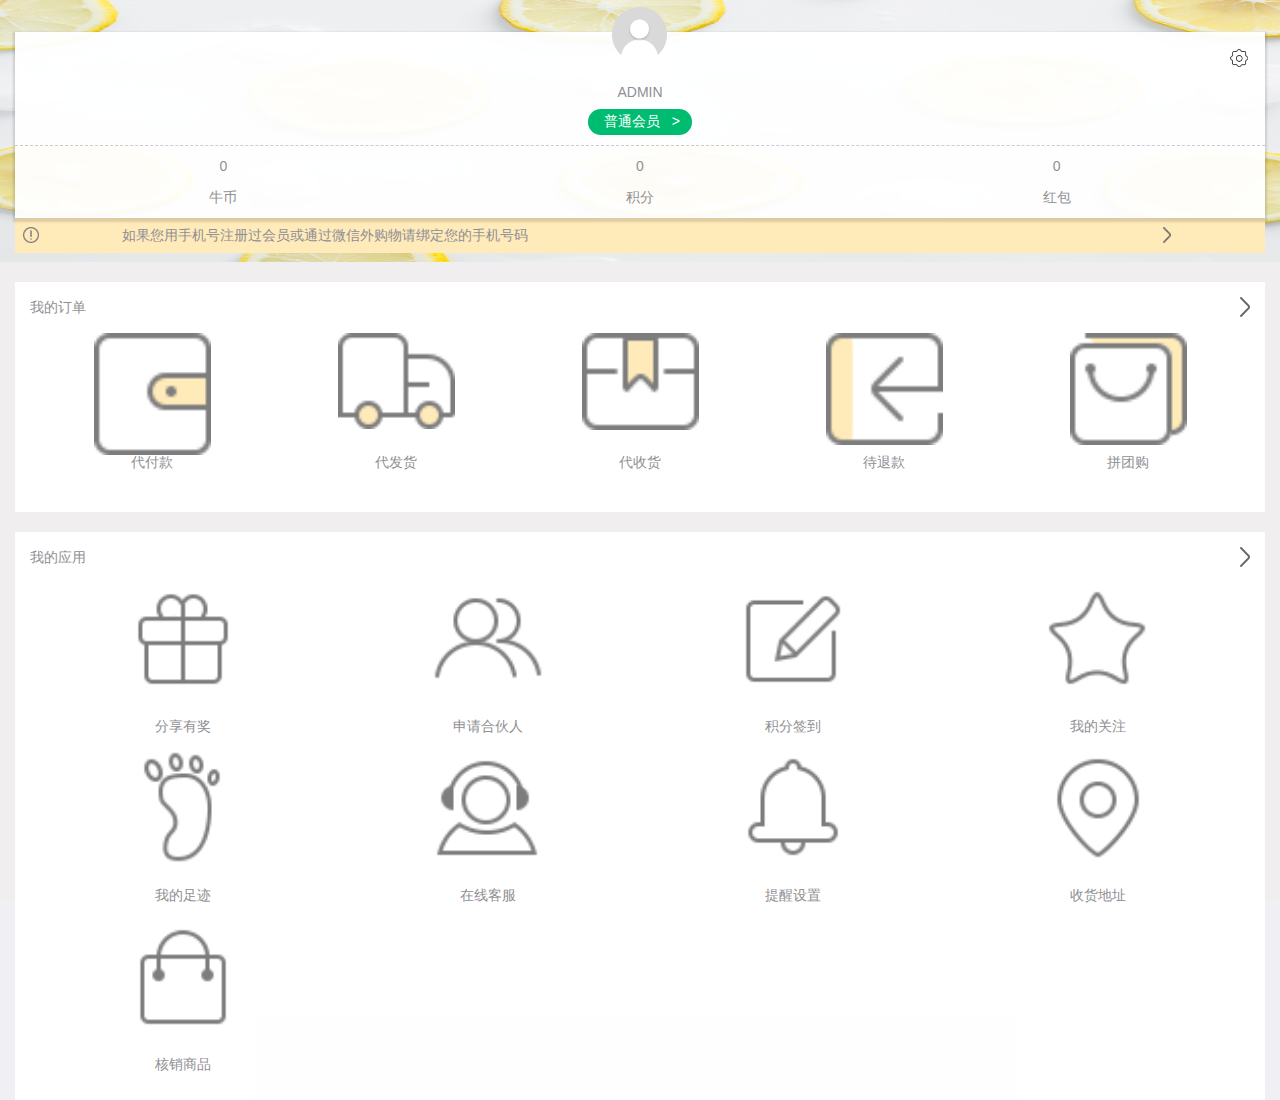
<file: index.html>
<!DOCTYPE html>
<html>

	<head>
		<meta charset="utf-8">
		<meta name="viewport" content="width=device-width,initial-scale=1,minimum-scale=1,maximum-scale=1,user-scalable=no" />
		<title></title>
		<script src="js/mui.min.js"></script>
		<link href="css/mui.min.css" rel="stylesheet" />
		<link rel="stylesheet" href="css/index.css" />
		<!--<script type="text/javascript" src="js/location.js" ></script>-->
		<script type="text/javascript" charset="utf-8">
			mui.init();
		</script>
	</head>

	<body>
		<div class="max">
			<div class="main">
				<div class="userinfo">
					<div class="box-shaow">
						<div class="usercontent0">
							<img src="assets/icon_Avatar.png" class="userimg" />
							<img src="assets/iconSet/icon_set.png" class="userSet" />
						</div>
						<div class="usercontent1">
							<p class="username">ADMIN</p>
							<p class="userbtn">普通会员 &nbsp; ></p>
						</div>
						<div class="usercontent2 mui-row">
							<div class="mui-col-sm-4 mui-col-xs-4">
								<p>0</p>
								<p>牛币</p>
							</div>
							<div class="mui-col-sm-4 mui-col-xs-4">
								<p>0</p>
								<p>积分</p>
							</div>
							<div class="mui-col-sm-4 mui-col-xs-4">
								<p>0</p>
								<p>红包</p>
							</div>
						</div>
					</div>
					<div class="hint">
						<div class="position">
							<img src="assets/icon_system-hint.png" class="icon" />
						</div>
						<div class="magin">
							<p>
								如果您用手机号注册过会员或通过微信外购物请绑定您的手机号码
							</p>
						</div>
						<div class="position">
							<img src="assets/icon_arrow.png" class="icon"/ >
						</div>
					</div>
				</div>

			</div>

			<div class="my-form">
				<div class="form-title">
					<p class="formName">我的订单</p>
					<img src="assets/icon_arrow.png" class="form-img"/>
				</div>
				<div class="form-card">
					<div>
						<p class="form-set"><img src="assets/iconSet/icon_pre-payment.png" /></p>
						<p>代付款</p>
					</div>
					<div>
						<p class="form-set"><img src="assets/iconSet/icon_to-be-delivered.png" /></p>
						<p>代发货</p>
					</div>
					<div>
						<p class="form-set"><img src="assets/iconSet/icon_To-be-received.png" /></p>
						<p>代收货</p>
					</div>
					<div>
						<p class="form-set"><img src="assets/iconSet/icon_Returns.png" /></p>
						<p>待退款</p>
					</div>
					<div>
						<p class="form-set"><img src="assets/iconSet/icon_Fight-to-buy.png" /></p>
						<p>拼团购</p>
					</div>
				</div>
			</div>
			<div class="my-app">
				<div class="app-title">
					<p class="appName">我的应用</p>
					<img src="assets/icon_arrow.png" class="app-img" />
				</div>
				<div class="mui-row appImgContent">
					<div  class="mui-col-sm-3 mui-col-xs-3">
						<p><img src="assets/iconAPP/icon_Share-prizes.png" /></p>
						<p>分享有奖</p>
					</div>
					<div  class="mui-col-sm-3 mui-col-xs-3">
						<p><img src="assets/iconAPP/icon_Partner.png" /></p>
						<p>申请合伙人</p>
					</div>
					<div  class="mui-col-sm-3 mui-col-xs-3">
						<p><img src="assets/iconAPP/icon_Points-sign-up.png" /></p>
						<p>积分签到</p>
					</div>
					<div  class="mui-col-sm-3 mui-col-xs-3">
						<p><img src="assets/iconAPP/icon_my-focus.png" /></p>
						<p>我的关注</p>
					</div>
					<div  class="mui-col-sm-3 mui-col-xs-3">
						<p><img src="assets/iconAPP/icon_My-footprints.png" /></p>
						<p>我的足迹</p>
					</div>
					<div  class="mui-col-sm-3 mui-col-xs-3">
						<p><img src="assets/iconAPP/icon_online-service.png" /></p>
						<p>在线客服</p>
					</div>
					<div  class="mui-col-sm-3 mui-col-xs-3">
						<p><img src="assets/iconAPP/icon_hintSet.png" /></p>
						<p>提醒设置</p>
					</div>
					<div  class="mui-col-sm-3 mui-col-xs-3">
						<p><img src="assets/iconAPP/icon_Reminder-settings.png" /></p>
						<p>收货地址</p>
					</div>
					<div  class="mui-col-sm-3 mui-col-xs-3">
						<p><img src="assets/iconAPP/icon_Write-off-merchandise.png" /></p>
						<p>核销商品</p>
					</div>
				</div>
			</div>
		</div>
	</body>

</html>
</file>
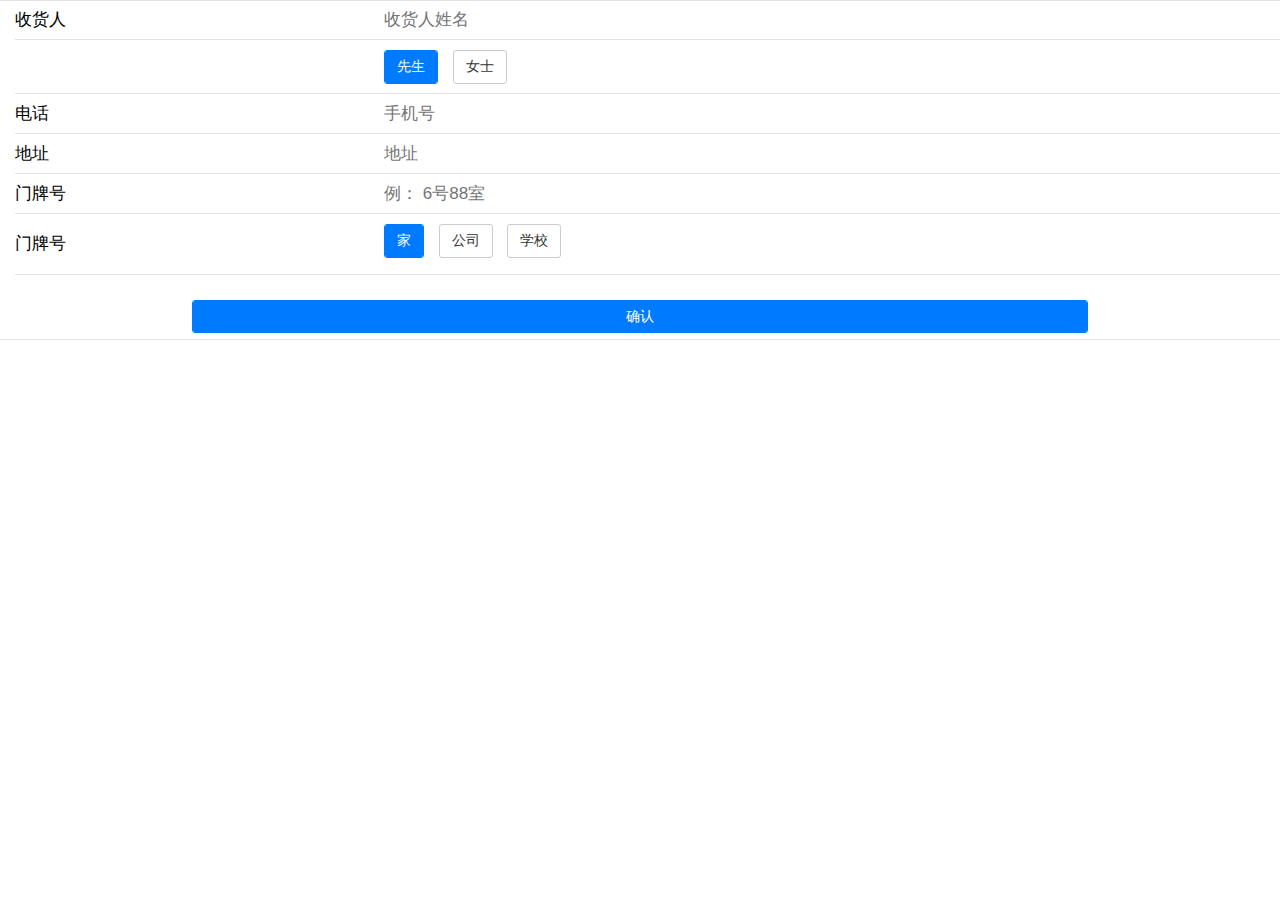
<file: location.html>
<!DOCTYPE html>
<html>

	<head>
		<meta charset="utf-8">
		<meta name="viewport" content="width=device-width,initial-scale=1,minimum-scale=1,maximum-scale=1,user-scalable=no" />
		<title></title>
		<script src="js/mui.min.js"></script>
		<link href="css/mui.min.css" rel="stylesheet" />
		<link rel="stylesheet" href="css/location.css" />
		<script src="http://libs.baidu.com/jquery/2.0.0/jquery.min.js"></script>
		<script type="text/javascript" charset="utf-8">
			mui.init();
		</script>
		<script type="text/javascript" src="js/location.js" ></script>
	</head>

	<body>
		<form class="mui-input-group form">
			<div class="mui-input-row">
				<label>收货人</label>
				<input type="text" class="mui-input-clear" placeholder="收货人姓名">
			</div>
			<div class="mui-input-row padding">
				<div class="position" id="btn1">
					<button type="button" class="btns mui-btn-primary">先生</button>
					<button type="button" class="btns">女士</button>
				</div>
			</div>
			<div class="mui-input-row">
				<label>电话</label>
				<input type="text" class="mui-input-clear" placeholder="手机号">
			</div>
			<div class="mui-input-row">
				<label>地址</label>
				<input type="text" class="mui-input-clear" placeholder="地址">
			</div>
			<div class="mui-input-row">
				<label>门牌号</label>
				<input type="text" class="mui-input-clear" placeholder="例： 6号88室">
			</div>
			<div class="mui-input-row padding">
				<label>门牌号</label>
				<div class="position" id="btn2">
					<button type="button" class="btns mui-btn-primary">家</button>
					<button type="button" class="btns">公司</button>
					<button type="button" class="btns">学校</button>
				</div>
			</div>
			</div>
			<div class="mui-button-row magin">
				<button type="button" class="mui-btn mui-btn-primary btn">确认</button>
			</div>
		</form>
	</body>

</html>
</file>
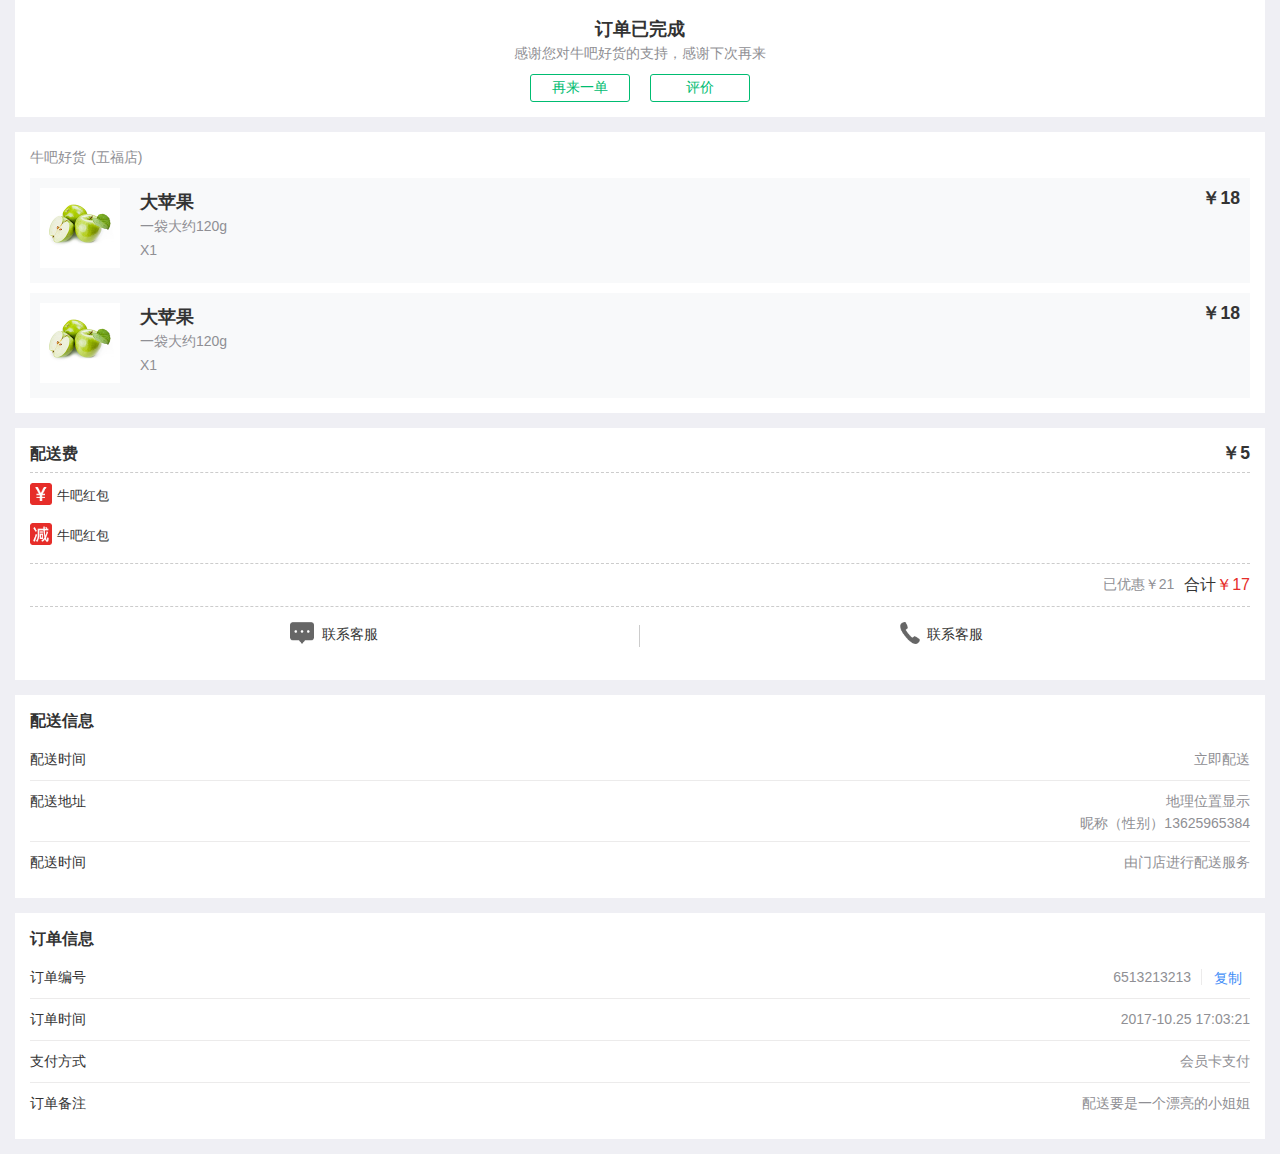
<file: orderDetails.html.html>
<!doctype html>
<html>

	<head>
		<meta charset="UTF-8">
		<title></title>
		<meta name="viewport" content="width=device-width,initial-scale=1,minimum-scale=1,maximum-scale=1,user-scalable=no" />
		<link href="css/mui.min.css" rel="stylesheet" />
		<link rel="stylesheet" href="css/orderDetails.css" />
	</head>

	<body>
		<div class="max">
			<div class="card">
				<h4 class="title">订单已完成</h4>
				<p class="titleText">
					感谢您对牛吧好货的支持，感谢下次再来
				</p>
				<div class="btns">
					<button type="button">再来一单</button>
					<button type="button" class="magin-left">评价</button>
				</div>
			</div>
			<div class="card1s card">
				<p class="titlt">牛吧好货<span class="store">(五福店)</span></p>
				<div class="card1">
					<div class="1img">
						<img src="img/apple.png">
					</div>
					<div class="content">
						<h4>大苹果</h4>
						<p>一袋大约120g</p>
						<p>X1</p>
						<p class="price">
							￥18
						</p>
					</div>
				</div>
				<div class="card1">
					<div class="1img">
						<img src="img/apple.png">
					</div>
					<div class="content">
						<h4>大苹果</h4>
						<p>一袋大约120g</p>
						<p>X1</p>
						<p class="price">
							￥18
						</p>
					</div>
				</div>
			</div>
			<div class="card2s card">
				<p class="title2">配送费</p>
				<p class="price2">
					￥5
				</p>
				<div class="dashed">
					<div class="content2">
						<img src="img/orderDetails/price.png">
						<p class="text">牛吧红包</p>
					</div>
					<div class="content2">
						<img src="img/orderDetails/minus.png">
						<p class="text">牛吧红包</p>
					</div>
				</div>
				<div class="dashed card2s-2">
					<p class="allCount"><span class="countText">合计</span><span class="allPrice2">￥17</span></p>
					<p><span>已优惠￥</span><span class="allPrice1">21</span></p>
				</div>
				<div class="card3s">

					<div class="card3-1">
						<div class="center">
							<img src="img/orderDetails/talk.png" />
							<p>联系客服</p>
							<p class="line"></p>
						</div>
					</div>
					<div class="card3-2">
						<div class="center">
							<img src="img/orderDetails/phone.png" />
							<p>联系客服</p>
						</div>
					</div>
				</div>
			</div>
			<div class="card4s card">
				<p class="title4">配送信息</p>
				<div class="card4-1">
					<p class="card-tiem">配送时间</p>
					<p class="4card">立即配送</p>
				</div>
				<div class="card4-2">
					<p class="location">配送地址</p>
					<div class="locationtext">
						<p class="locaShow">地理位置显示</p>
						<p class="username"><span>昵称（性别）</span><span class="tel">13625965384</span></p>
					</div>
				</div>
				<div class="card4-3">
					<p class="">配送时间</p>
					<p class="">由门店进行配送服务</p>
				</div>
			</div>
			<div class="card4s card">
				<p class="title4">订单信息</p>
				<div class="card4-1">
					<p class="card-tiem">订单编号</p>
					<p class="4card">
						<span class="orderIndex" id="copy">6513213213</span>
						<span class="copy"><button id="btn" data-clipboard-text="6513213213">复制</button></span>
					</p>
				</div>
				<div class="card4-2">
					<p class="location">订单时间</p>
					<p>2017-10.25 17:03:21</p>
				</div>
				<div class="card4-3 card5-3">
					<p class="">支付方式</p>
					<p class="">会员卡支付</p>
				</div>
				<div class="card4-4">
					<p class="">订单备注</p>
					<p class="">配送要是一个漂亮的小姐姐</p>
				</div>
			</div>
		</div>
		<script src="js/mui.min.js"></script>
		<script src="http://libs.baidu.com/jquery/2.0.0/jquery.min.js "></script>
		<script type="text/javascript" src="js/clipboard.min.js" ></script>
		<script type="text/javascript" src="js/orderDetails.js" ></script>
		<script type="text/javascript">
			mui.init();
		</script>
		

</html>
</file>
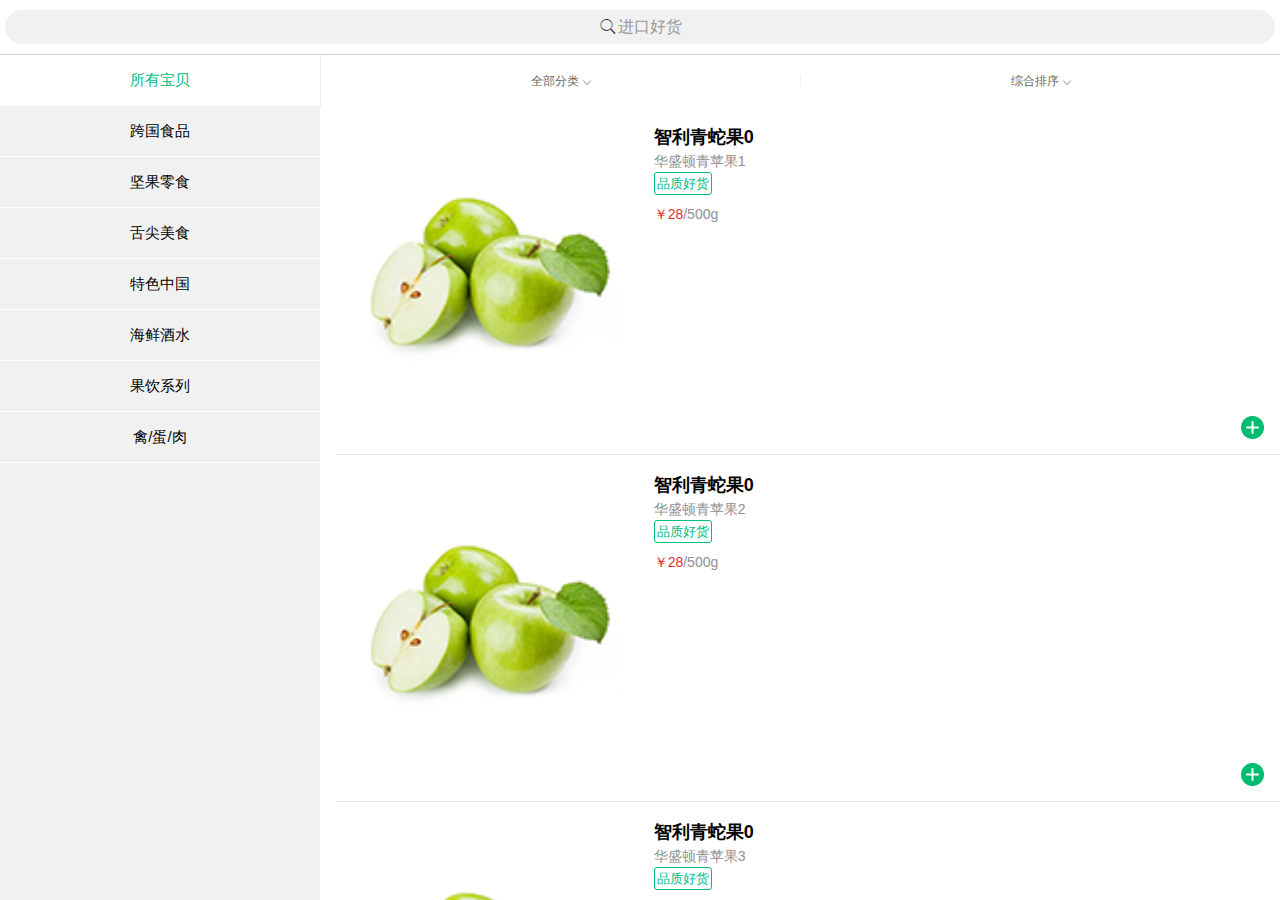
<file: select.html>
<!DOCTYPE html>
<html>

	<head>
		<meta charset="utf-8">
		<title>Hello MUI</title>
		<meta name="viewport" content="width=device-width, initial-scale=1,maximum-scale=1,user-scalable=no">
		<meta name="apple-mobile-web-app-capable" content="yes">
		<meta name="apple-mobile-web-app-status-bar-style" content="black">

		<!--标准mui.css-->
		<link rel="stylesheet" href="css/mui.min.css">
		<!--App自定义的css-->
		<link rel="stylesheet" type="text/css" href="css/app.css" />
		<style>
			.mui-row.mui-fullscreen>[class*="mui-col-"] {
				height: 100%;
			}
			
			.mui-col-xs-3,
			.mui-col-xs-9 {
				overflow-y: auto;
				height: 100%;
			}
			
			.mui-segmented-control .mui-control-item {
				line-height: 50px;
				width: 100%;
			}
			
			.mui-control-content {
				display: block;
			}
			
			.mui-segmented-control.mui-segmented-control-inverted .mui-control-item.mui-active {
				background-color: #fff;
			}
		</style>
		<link rel="stylesheet" href="css/select.css" />
	</head>

	<body>
		<!--<header class="mui-bar mui-bar-nav">
			<a class="mui-action-back mui-icon mui-icon-left-nav mui-pull-left"></a>
			<h1 class="mui-title"></h1>
		</header>-->
		<div class="select">
			<div class="mui-input-row mui-search">
				<input type="search" class="mui-input-clear" placeholder="进口好货">
			</div>

		</div>

		<div class="mui-content mui-row mui-fullscreen top">
			<div class="mui-col-xs-3 bac">
				<div id="segmentedControls" class="mui-segmented-control mui-segmented-control-inverted mui-segmented-control-vertical">
				</div>
			</div>
			
			<div id="segmentedControlContents" class="mui-col-xs-9" style="border-left: 1px solid white;">
				<div class="select-top">
					<div class="selectBtn">
						<p class="bor-rig" id="addSelect">全部分类<span class="icondef" id="addSelectIcon"></span></p>
					</div>
					<div class="selectBtn">
						<p id="addSelect1">综合排序<span class="icondef" id="addSelectIcon1"></span></p>
					</div>
					<div class="selctconter">
						<button type="button">鸡蛋</button>
						<button type="button">鸡蛋</button>
						<button type="button">鸡蛋</button>
						<button type="button">鸡蛋</button>
						<button type="button">鸡蛋</button>
						<button type="button">鸡蛋</button>
					</div>
				</div>
				<div id="segmentedControlContents1">
					
				</div>
			</div>

		</div>
		<script src="js/mui.min.js"></script>
		<script src="http://libs.baidu.com/jquery/2.0.0/jquery.min.js"></script>
		<script>
			mui.init({
				swipeBack: true //启用右滑关闭功能
			});
			var controls = document.getElementById("segmentedControls");
			var contents = document.getElementById("segmentedControlContents1");
			var lists = ["所有宝贝", "跨国食品", "坚果零食", "舌尖美食", "特色中国", "海鲜酒水", "果饮系列", "禽/蛋/肉"];
			var html = [];
			var i = 1,
				j = 1,
				m = 9, //左侧选项卡数量+1
				n = 21; //每个选项卡列表数量+1
			for(; i < m; i++) {
				html.push('<a class="mui-control-item" data-index="' + (i - 1) + '" href="#content' + i + '">' + lists[i - 1] + '</a>');
			}
			controls.innerHTML = html.join('');
			function pushDom(index){
				html = [];
				//第一层for 为整体dom渲染
//				for(i = 1; i < m; i++) {
					html.push('<div id="content' + index + '" class="mui-control-content"><ul class="mui-table-view">');
					for(j = 1; j < n; j++) {
						//					html.push('<li class="mui-table-view-cell">第' + i + '个选项卡子项-' + j + '</li>');
						html.push('<li class="mui-table-view-cell">' +
							'<div class="mui-row">' +
							'<div class="mui-col-sm-4 mui-col-xs-4"">' +
							'<img src="img/apple.png" class="imgsize"/>' +
							'</div>' +
							'<div class="mui-col-sm-8 mui-col-xs-8">' +
							'<div class="position">' +
							'<h4>智利青蛇果'+index+'</h4>' +
							'<p>华盛顿青苹果'+j+'</p>' +
							'<div class = "clearBoth"><p class="btn">品质好货</p></div>' +
							'<p><span class="colorRed">￥28</span><span>/500g</span></p>' +
							'</div>' +
							'</div>' +
							'<img src ="img/append.png" class = "float">'+
							'</div>' +
							'</li>');

					}
					html.push('</ul></div>');
//				}
				
				contents.innerHTML = html.join('');
			}
			pushDom(0)
			//默认选中第一个
			controls.querySelector('.mui-control-item').classList.add('mui-active');
			//			contents.querySelector('.mui-control-content').classList.add('mui-active');
			(function() {
				var controlsElem = document.getElementById("segmentedControls");
				var contentsElem = document.getElementById("segmentedControlContents");
				var controlListElem = controlsElem.querySelectorAll('.mui-control-item');
				var contentListElem = contentsElem.querySelectorAll('.mui-control-content');
				var controlWrapperElem = controlsElem.parentNode;
				var controlWrapperHeight = controlWrapperElem.offsetHeight;
				var controlMaxScroll = controlWrapperElem.scrollHeight - controlWrapperHeight; //左侧类别最大可滚动高度
				var maxScroll = contentsElem.scrollHeight - contentsElem.offsetHeight; //右侧内容最大可滚动高度
				var controlHeight = controlListElem[0].offsetHeight; //左侧类别每一项的高度
				var controlTops = []; //存储control的scrollTop值
				var contentTops = [0]; //存储content的scrollTop值
				var length = contentListElem.length;
				for(var i = 0; i < length; i++) {
					controlTops.push(controlListElem[i].offsetTop + controlHeight);
				}
				for(var i = 1; i < length; i++) {
					var offsetTop = contentListElem[i].offsetTop;
					if(offsetTop + 100 >= maxScroll) {
						var height = Math.max(offsetTop + 100 - maxScroll, 100);
						var totalHeight = 0;
						var heights = [];
						for(var j = i; j < length; j++) {
							var offsetHeight = contentListElem[j].offsetHeight;
							totalHeight += offsetHeight;
							heights.push(totalHeight);
						}
						for(var m = 0, len = heights.length; m < len; m++) {
							contentTops.push(parseInt(maxScroll - (height - heights[m] / totalHeight * height)));
						}
						break;
					} else {
						contentTops.push(parseInt(offsetTop));
					}
				}
				//左右侧滚动联动
//				contentsElem.addEventListener('scroll', function() {
//					var scrollTop = contentsElem.scrollTop;
//					for(var i = 0; i < length; i++) {
//						var offsetTop = contentTops[i];
//						var offset = Math.abs(offsetTop - scrollTop);
//						//						console.log("i:"+i+",scrollTop:"+scrollTop+",offsetTop:"+offsetTop+",offset:"+offset);
//						if(scrollTop < offsetTop) {
//							if(scrollTop >= maxScroll) {
//								onScroll(length - 1);
//							} else {
//								onScroll(i - 1);
//							}
//							break;
//						} else if(offset < 20) {
//							onScroll(i);
//							break;
//						} else if(scrollTop >= maxScroll) {
//							onScroll(length - 1);
//							break;
//						}
//					}
//				});
				var lastIndex = 0;
				//监听content滚动
				var onScroll = function(index) {
					if(lastIndex !== index) {
						lastIndex = index;
						var lastActiveElem = controlsElem.querySelector('.mui-active');
						lastActiveElem && (lastActiveElem.classList.remove('mui-active'));
						var currentElem = controlsElem.querySelector('.mui-control-item:nth-child(' + (index + 1) + ')');
						currentElem.classList.add('mui-active');
						//简单处理左侧分类滚动，要么滚动到底，要么滚动到顶
						var controlScrollTop = controlWrapperElem.scrollTop;
						if(controlScrollTop + controlWrapperHeight < controlTops[index]) {
							controlWrapperElem.scrollTop = controlMaxScroll;
						} else if(controlScrollTop > controlTops[index] - controlHeight) {
							controlWrapperElem.scrollTop = 0;
						}
					}
				};
				//滚动到指定content
				var scrollTo = function(index) {
					contentsElem.scrollTop = contentTops[index];
				};
				var activeIndex = 0;
				mui(controlsElem).on('tap', '.mui-control-item', function(e) {
					var index = this.getAttribute('data-index')
					scrollTo(index);
					
					pushDom(index);
					$(".mui-control-item").eq(activeIndex).removeClass("mui-active");
					$(".mui-control-item").eq(index).addClass("mui-active");
					
					activeIndex = this.getAttribute('data-index');
					
					return false;
				});
				
			})();
		</script>
		<script src="http://libs.baidu.com/jquery/2.0.0/jquery.min.js"></script>
		<script type="text/javascript" src="js/select.js" ></script>
	</body>

</html>
</file>
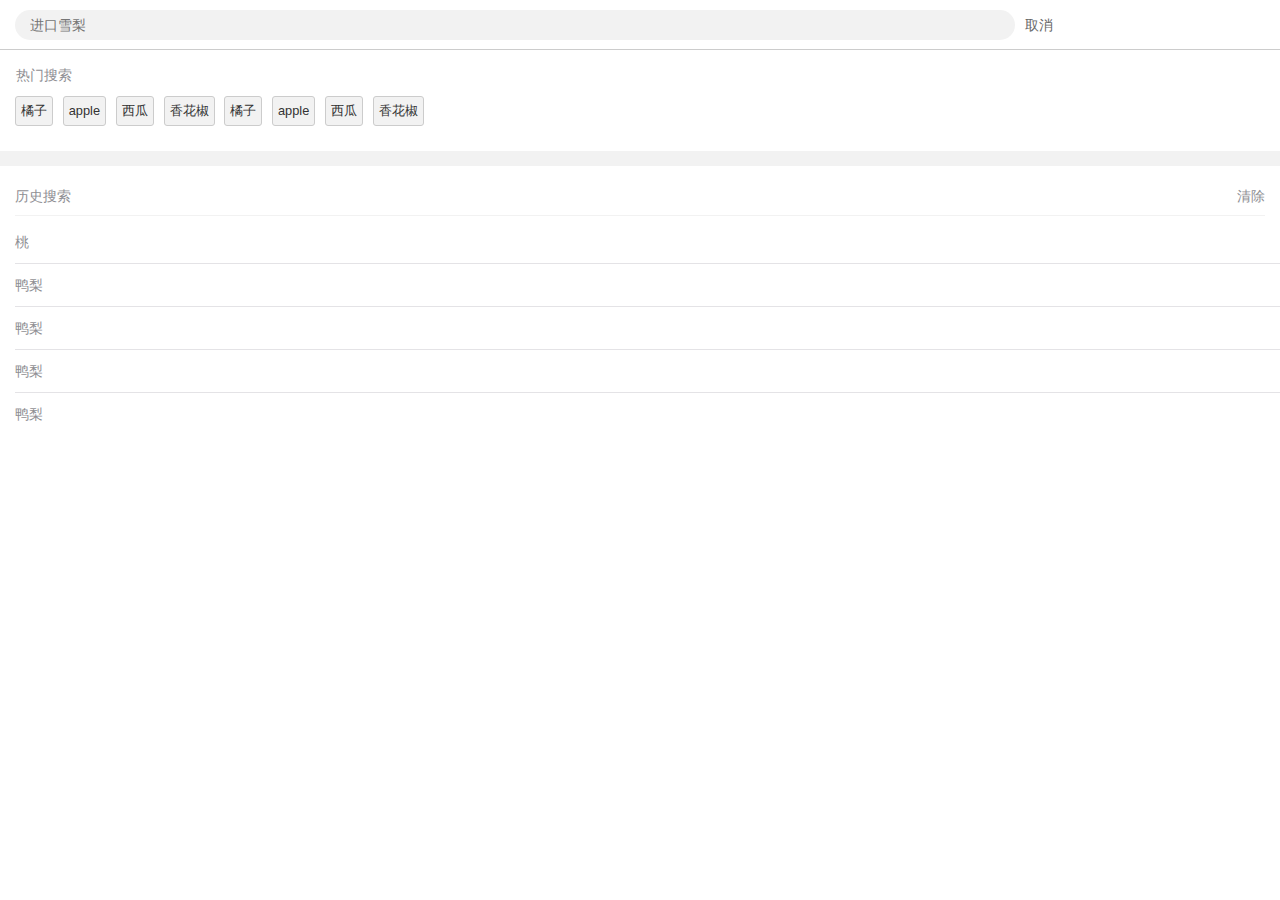
<file: selectIndex.html>
<!doctype html>
<html>

	<head>
		<meta charset="UTF-8">
		<title></title>
		<meta name="viewport" content="width=device-width,initial-scale=1,minimum-scale=1,maximum-scale=1,user-scalable=no" />
		<link href="css/mui.min.css" rel="stylesheet" />
		<link rel="stylesheet" href="css/selectIndex.css" />
	</head>

	<body>
		<div class="max">
			<div class="card1">
				<input type="text" placeholder="进口雪梨" />
				<span>取消</span>
			</div>
			<div class="card2">
				<p class="hotSelect">热门搜索</p>
				<div class="selectContainer">
					<button type="button">橘子</button>
					<button type="button">apple</button>
					<button type="button">西瓜</button>
					<button type="button">香花椒</button>
					<button type="button">橘子</button>
					<button type="button">apple</button>
					<button type="button">西瓜</button>
					<button type="button">香花椒</button>
				</div>
			</div>
			<div class="card3">
				<p class="historySel">历史搜索<span class="clear">清除</span></p>
				<div class="historyList">
					<p class="mui-table-view-cell">桃</p>
					<p class="mui-table-view-cell">鸭梨</p>
					<p class="mui-table-view-cell">鸭梨</p>
					<p class="mui-table-view-cell">鸭梨</p>
					<p class="mui-table-view-cell">鸭梨</p>
				</div>
				
			</div>
		</div>
		<script src="js/mui.min.js"></script>
		<script type="text/javascript">
			mui.init()
		</script>
	</body>

</html>
</file>
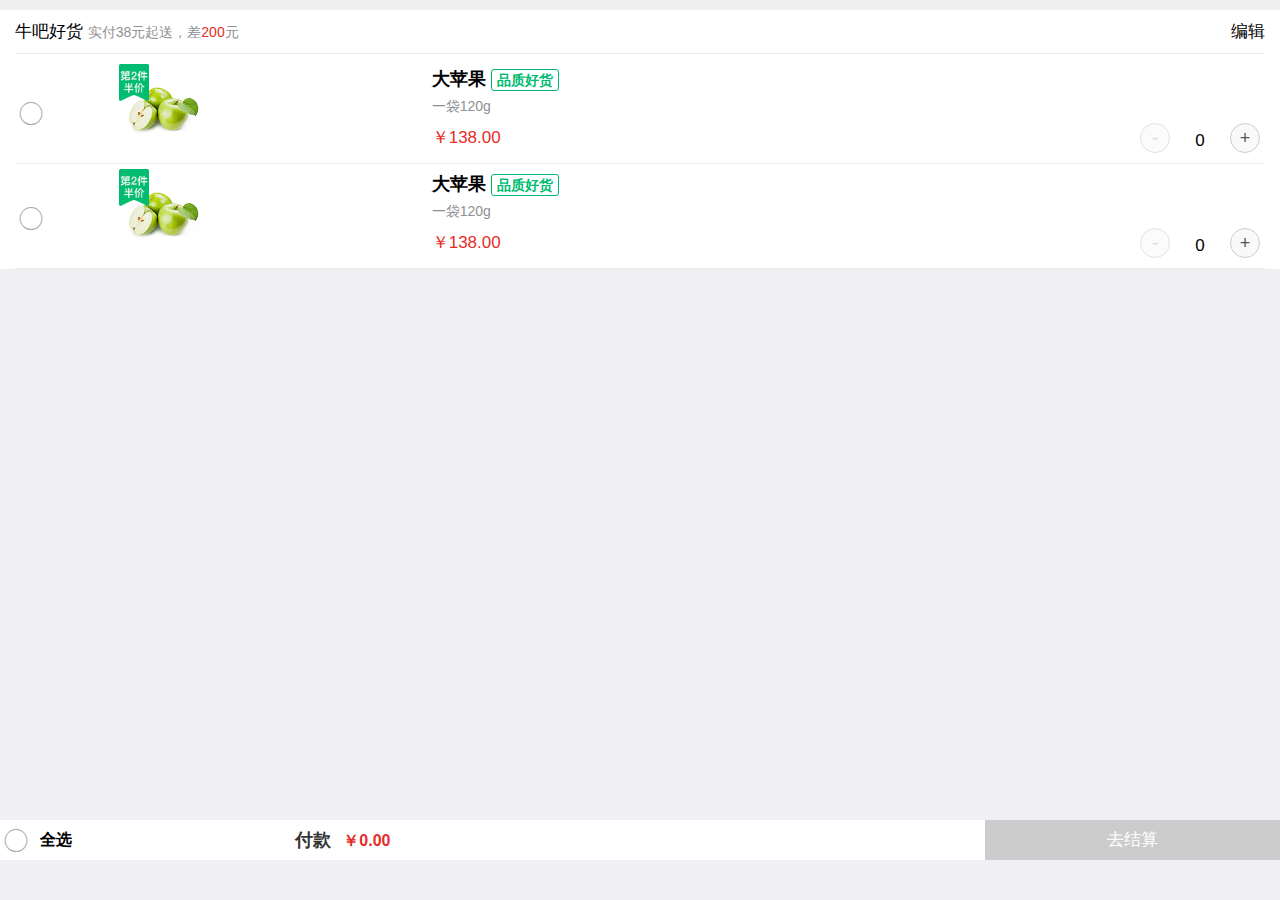
<file: shoppingCart.html>
<!doctype html>
<html>

	<head>
		<meta charset="UTF-8">
		<title></title>
		<meta name="viewport" content="width=device-width,initial-scale=1,minimum-scale=1,maximum-scale=1,user-scalable=no" />
		<link href="css/mui.min.css" rel="stylesheet" />
		<link href="css/shoppingCart.css" rel="stylesheet" />
	</head>

	<body>
		<div class="max">
			<div class="cardmain">
				<div class="title">
					<label class="title-name">牛吧好货</label>
					<!--<button type="button" class="mui-right">编辑</button>-->
					<!--<img src="" />-->
					<p class="float">实付38元起送，差<span class="minusPric" id="minusPric">200</span>元</p>
					<label class="mui-right" id="compile">编辑</label>
				</div>
				<div class="card">
					<div class="checked flex1">
						<div class="mui-input-row mui-checkbox">
							<input name="checkbox1" type="checkbox"  class="listCheckBox">
						</div>
					</div>
					<div class="card-img flex2">
						<div class="position">
							<img src="img/shoppping/halfFare.png" class="icon" />
							<img src="img/apple.png" class="mainIMg" />
						</div>
					</div>
					<div class="card-text flex3">
						<h4>大苹果<p class="btn-icon">品质好货</p></h4>
						<p>一袋120g</p>
						<span class="newpric">￥<label class="price">138.00</label></span>
						<div class="number">
							<div class="mui-numbox" data-numbox-step='1' data-numbox-min='0' data-numbox-max='10000'>
								<button class="mui-btn mui-numbox-btn-minus" type="button">-</button>
								<input class="mui-numbox-input" type="number" />
								<button class="mui-btn mui-numbox-btn-plus" type="button">+</button>
							</div>
						</div>
					</div>
				</div>
				<div class="card">
					<div class="checked flex1">
						<div class="mui-input-row mui-checkbox">
							<input name="checkbox1"  type="checkbox" class="listCheckBox">
						</div>
					</div>
					<div class="card-img flex2">
						<div class="position">
							<img src="img/shoppping/halfFare.png" class="icon" />
							<img src="img/apple.png" class="mainIMg" />
						</div>
					</div>
					<div class="card-text flex3">
						<h4>大苹果<p class="btn-icon">品质好货</p></h4>
						<p>一袋120g</p>
						<span class="newpric">￥<label class="price">138.00</label></span>
						<div class="number">
							<div class="mui-numbox" data-numbox-step='1' data-numbox-min='0' data-numbox-max='10000'>
								<button class="mui-btn mui-numbox-btn-minus" type="button">-</button>
								<input class="mui-numbox-input" type="number" />
								<button class="mui-btn mui-numbox-btn-plus" type="button">+</button>
							</div>
						</div>
					</div>
				</div>
			</div>

			<div class="mainShopping">
				<div class="mSFlex1">
					<div class="mui-input-row mui-checkbox">
							<input name="checkbox1" value="Item 1" type="checkbox" id="checkAll" class="checkAll">
					</div>
					<label class="allChecked">全选</label>
				</div>
				<div class="mSFlex2">
					<p class="allPrice">
						<span class="alltext">付款</span>
						<span class="priceNum">￥<span class="num">0.00</span></span>
					</p>
				</div>
				<div class="mSFlex3">
					<div class="allBtnDel allBtn">
						去结算
					</div>
				</div>
			</div>
		</div>
		<script src="js/mui.min.js"></script>
		<script src="http://libs.baidu.com/jquery/2.0.0/jquery.min.js "></script>
		<script type="text/javascript" src="js/shoppingCart.js"></script>
		<script type="text/javascript">
			mui.init()
		</script>
	</body>

</html>
</file>
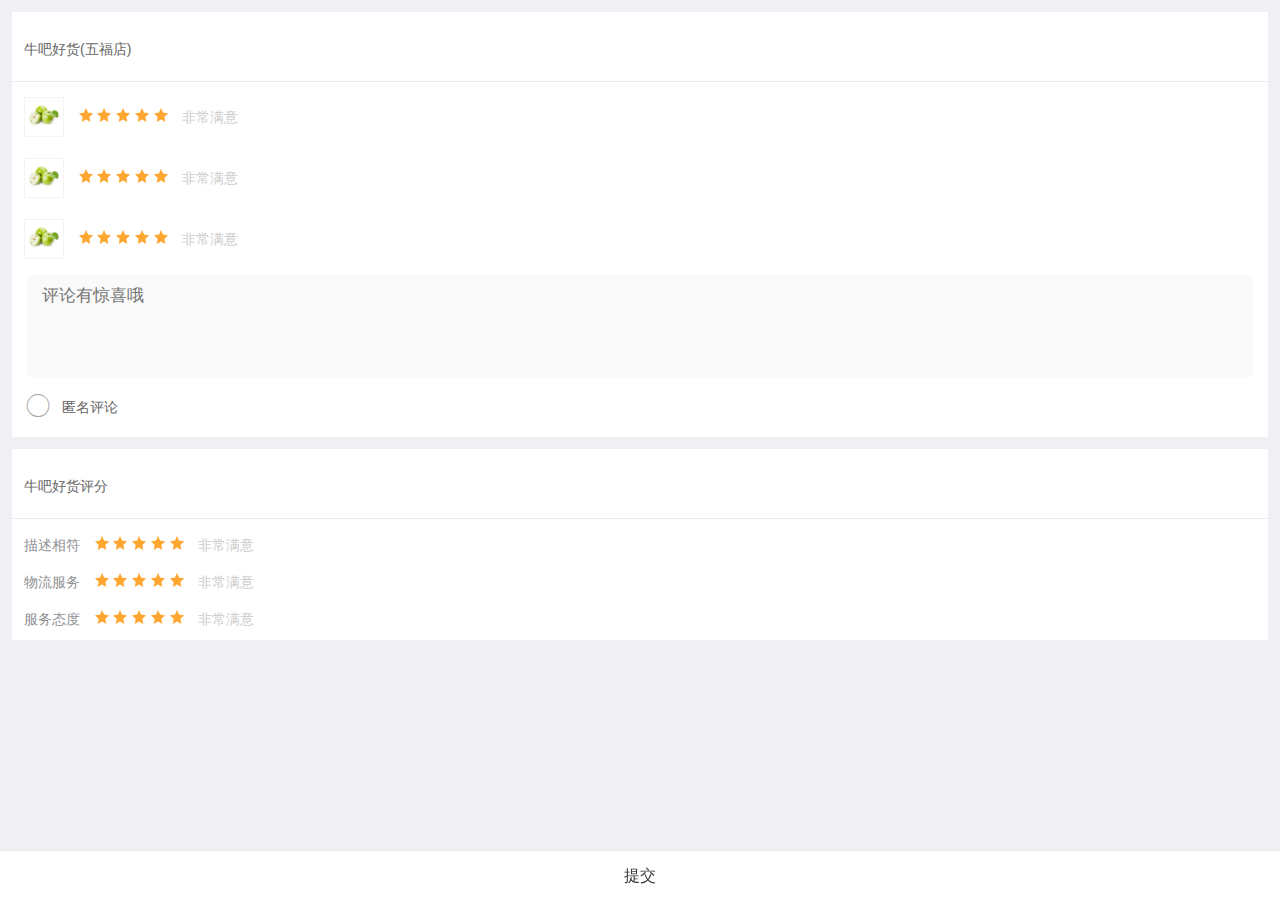
<file: starEvaluate.html>
<!doctype html>
<html>

	<head>
		<meta charset="UTF-8">
		<title></title>
		<meta name="viewport" content="width=device-width,initial-scale=1,minimum-scale=1,maximum-scale=1,user-scalable=no" />
		<link href="css/mui.min.css" rel="stylesheet" />
		<link rel="stylesheet" href="css/starEvaluate.css" />
	</head>

	<body>
		<div class="max">
			<div class="card">
				<div class="title">
					<p><span class="logo">牛吧好货</span><span class="location">(五福店)</span></p>
				</div>
				<div class="card1">
					<div class="item">
						<div class="item-left">
							<img src="img/apple.png">
						</div>
						<div class="star">
							<i class="starAct"></i>
							<i class="starAct"></i>
							<i class="starAct"></i>
							<i class="starAct"></i>
							<i class="starAct"></i>
							<!--<i class="starDef"></i>-->
						</div>
						<div class="comment">
							<p class="commentText">
								非常满意
							</p>
						</div>
					</div>
				</div>
				<div class="card1">
					<div class="item">
						<div class="item-left">
							<img src="img/apple.png">
						</div>
						<div class="star">
							<i class="starAct"></i>
							<i class="starAct"></i>
							<i class="starAct"></i>
							<i class="starAct"></i>
							<i class="starAct"></i>
							<!--<i class="starDef"></i>-->
						</div>
						<div class="comment">
							<p class="commentText">
								非常满意
							</p>
						</div>
					</div>
				</div>
				<div class="card1">
					<div class="item">
						<div class="item-left">
							<img src="img/apple.png">
						</div>
						<div class="star">
							<i class="starAct"></i>
							<i class="starAct"></i>
							<i class="starAct"></i>
							<i class="starAct"></i>
							<i class="starAct"></i>
							<!--<i class="starDef"></i>-->
						</div>
						<div class="comment">
							<p class="commentText">
								非常满意
							</p>
						</div>
					</div>
				</div>
				<div class="commentCard">
					<textarea id="textarea" rows="5" placeholder="评论有惊喜哦"></textarea>
				</div>
				<div class="set">
					<div class="mui-input-row mui-checkbox">
						<input name="checkbox1" type="checkbox" class="listCheckBox">
					</div>
					<p class="float-laft">匿名评论</p>
				</div>
			</div>
			<div class="card cardDel">
				<div class="title">
					<p class="commentStar">牛吧好货评分</p>
				</div>
				<div class="card1">
					<div class="item">
						<div class="item-left">
							<p class="commentsText">描述相符</p>
						</div>
						<div class="star">
							<i class="starAct"></i>
							<i class="starAct"></i>
							<i class="starAct"></i>
							<i class="starAct"></i>
							<i class="starAct"></i>
						</div>
						<div class="comment">
							<p class="commentText">
								非常满意
							</p>
						</div>
					</div>
				</div>
				<div class="card1">
					<div class="item">
						<div class="item-left">
							<p class="commentsText">物流服务</p>
						</div>
						<div class="star">
							<i class="starAct"></i>
							<i class="starAct"></i>
							<i class="starAct"></i>
							<i class="starAct"></i>
							<i class="starAct"></i>
						</div>
						<div class="comment">
							<p class="commentText">
								非常满意
							</p>
						</div>
					</div>
				</div>
				<div class="card1">
					<div class="item">
						<div class="item-left">
							<p class="commentsText">服务态度</p>
						</div>
						<div class="star">
							<i class="starAct"></i>
							<i class="starAct"></i>
							<i class="starAct"></i>
							<i class="starAct"></i>
							<i class="starAct"></i>
						</div>
						<div class="comment">
							<p class="commentText">
								非常满意
							</p>
						</div>
					</div>
				</div>
			</div>
			<div class="flex">
				<p>提交</p>
			</div>
				
		</div>
		<script src="js/mui.min.js"></script>
		<script src="http://libs.baidu.com/jquery/2.0.0/jquery.min.js"></script>
		<script type="text/javascript" src="js/starEvaluate.js"></script>
		<script type="text/javascript">
			mui.init()
		</script>
	</body>

</html>
</file>
<file: css/index.css>
html,
body {
	height: 100%;
}

.max {
	background: rgba(240, 238, 238, 1);
	height: 100%;
}

* {
	margin: 0;
	padding: 0;
}

.mainBac {
	background: rgba(240, 238, 238, 1);
	height: 100%;
}

.main {
	background: url("../assets/img_background.jpg") 0 0/150% 150%;
	height: 262px;
	position: relative;
	padding: 0 15px;
	font-size: 2rem;
}

.main:after {
	content: '';
	display: block;
	clear: both;
}

.mainPosition {
	position: absolute;
	top: 34px;
	min-height: 120px;
	width: calc(100% - 30px);
	background: rgba(255, 255, 255, .95);
}

.my-app,
.my-form {
	margin-top: 20px;
	background: rgba(255, 255, 255, .95);
}

.userinfo {
	background: rgba(255, 255, 255, .95);
	position: relative;
	width: calc(100%);
	top: 2rem;
}
.usercontent0{
	height: 3rem;
}
.usercontent0:after{
	content: "";
	display: block;
	clear: both;
}
.userimg {
	width: 55px;
	height: 55px;
	position: absolute;
	top: -25px;
	left: calc(50% - 28px);
}
.userSet{
	position: absolute;
	width: 2rem;
	right: 10px;
	top: 10px;
}
.username{
	text-align: center;
	line-height: 1.5rem;
	margin-bottom: 5px;
}
.userbtn{
	width: 6.5rem;
	height: 1.6rem;
	margin: 0 auto;
	background: #00bc71;
	border-radius: .8rem;
	line-height: 1.6rem;
	color: white;
	text-indent: 1rem;
	margin-bottom: 10px;
}
.usercontent2{
	border-top:1px dashed #ccc;
	padding-top: 10px;
}
.usercontent2 p{
	text-align: center;
}

.box-shaow{
	box-shadow: 0 2px 2px 2px rgba(0,0,0,13%);
	position: relative;
	z-index: 2;
}
.hint{
	background: #ffeaba;
	line-height: 1.2rem;
	font-size: .8rem;
	padding: .5rem .2rem;
	position: relative;
	display: flex;
}
.position{
	flex: 1;
	position: relative;
}
.magin{
	flex: 10;
}
.magin p{
	margin: 0;
}

.icon{
	height: 16px;
	margin-left: 5px;
	display: inline-block;
	position: absolute;
	top:  calc(50% - 8px);
}
.my-form{
	margin-left: 15px;
	margin-right: 15px;
	padding: 15px;
}

.formName{
	
	float: left;
}
.appName{
	
	float: left;
}
.my-app{
	margin-left: 15px;
	margin-right: 15px;
	padding: 15px;
}

.form-title:after{
	content: "";
	display: block;
	clear: both;
}
.app-title:after{
	content: "";
	display: block;
	clear: both;
}
.form-img{
	float: right;
	
}
.app-img{
	float: right;
	
}
.form-card{
	display: flex;
}
.form-card p{
	text-align: center;
	margin: 0;
	padding: 5px;
}
.form-card img{
	width: 50%;
	margin: 0 auto;
}
.form-set{
	height: 70%;
	margin: 0;
}
.form-card div{
	flex: 1;
}
.appImgContent img{
	width: 40%;
	margin: 0 auto;
	display: inline-block;
}
.appImgContent p{
	text-align: center;
}
</file>
<file: css/location.css>
html,body{
	margin: 0;
	padding: 0;
	height: 100%;
	background: white;
}
.form label{
	width: 25%;
}
.form input{
	width: 70%!important;
}
.btn{
	width: 70%;
}
.magin{
	margin-top: 20px;
}
.position{
	width: 70%;
	float: right;

}
.btns{
	margin-right: 10px;
}
.padding{
	padding: 10px 0;
	height: 120%!important;
}
</file>
<file: css/orderDetails.css>
.card{
	margin: 0 15px 15px 15px;
	background: white;
	padding: 15px;
	position: relative;
}
.card .title{
	text-align: center;
	color: #333;
}
.titleText{
	text-align: center;
}
.btns button{
	padding: 3px 5px;
	width: 100px;
	text-align: center;
	border:1px solid #00BC71;
	color: #00BC71;
}
.btns{
	width: 220px;
	margin: 0 auto;
}
.magin-left{
	margin-left: 15px;
}
.store{
	margin-left: 5px;
}

.card1{
	display: flex;
	background: #F8F9FA;
	margin-top: 10px;
}
.card1s h4{
	color: #333;
	font-weight: 600!important;
}
.1img{
	flex: 3;
}
.content{
	flex: 9;
}
.content{
	margin: 10px;
	position: relative;
}
.card1s img{
	width: 80px;
	margin: 10px;
}
.content p{
	margin-bottom: 3px;
}
.price{
	font-weight: 600;
	color: #333;
	position: absolute;
	top: 0;
	font-size: 1.1rem;
	right: 0;
}
.price2{
	font-weight: 600;
	color: #333;
	position: absolute;
	top: 15px;
	font-size: 1.1rem;
	right: 15px;
}
.title2{
	font-size: 1rem;
	color: #333;
	padding-bottom: 8px;
	border-bottom: 1px dashed #ccc ;
	font-weight: 600;
}
.dashed{
	border-bottom: 1px dashed #ccc ;
}

.card2s .content2{
	height: 40px;
}
.card2s .content2 img{
	height: 22px;
}
.card2s .content2 p{
	display: inline-block;
	line-height: 22px;
	margin: 0;
	font-size: .8rem;
	color: #333;
	position: relative;
	top: -5px;
}
.card2s-2{
	padding: 10px 0;
}
.card2s-2:after{
	content: "";
	display: block;
	clear: both;
}
.card2s-2 p{
	float: right;
	margin: 0;
	margin-left: 10px;
}
.countText{
	color: #333;
	font-size: 1rem;
	
}
.allPrice2{
	color: #e62d29;
	font-size: 1rem;
}
.card3s{
	padding-top: 10px;
	display: flex;
}
.card3-1 , .card3-2{
	flex: 1;
	position: relative;
	padding: 5px 0;
}
.card3s div img{
	height: 22px;
}
.card3s div p{
	display: inline-block;
	position: relative;
	top: -5px;
	color: #333;
	margin-left: 3px;
	
}
.card3s .center{
	width: 90px;
	margin-left: calc(50% - 45px);
	
}
.line{
	border-left: 1px solid #ccc;
	height: 22px;
	position: absolute!important;
	right: 0!important;
	top: 8px!important;
} 
.card4-1, .card4-2,.card5-3{
	border-bottom: 1px solid #ecebeb;
	margin-top: 10px;
}
.card4-4{
	margin-top: 10px;
}
.card4-3{
	margin-top: 10px;
}
.title4{
	font-size: 1rem;
	color: #333;
	padding-bottom: 8px;
	font-weight: 600;
}
.card4s div{
	position: relative;
}
.card4s div p:nth-child(2){
	/*float: right;*/
	position: absolute;
	right: 0;
	top: 0;
}
.card4s div p:nth-child(1){
	/*float: right;*/
	color: #333;
}
.location{
	flex: 2;
}
.locationtext{
	flex: 6;
}
.card4-2{
	display: flex;
}
.username{
	position: absolute;
	top: 22px!important;
}
.locationtext{
  height: 50px;
}
.locationtext p{
	height: 22px;
	/*float: right;*/
	position: absolute;
	right: 0;
}
.locaShow{
	color:#8f8f94!important;
}
.tel{
	float: right;
}
.orderIndex{
	padding-right: 10px;
	border-right: 1px solid #ECEBEB;
}
.copy{
	padding: 0 5px;
	color: #3E8CF7;
}
.copy button{
	border:none;
	padding: 0;
	padding: 2px 3px;
	color: #3E8CF7;
}
</file>
<file: css/app.css>
/*
 *这是单独为hello mui准备的个性化css，可以覆盖标准mui的css定义；
 * 在实际项目开发时，建议为App单独写一个css文件，从而实现项目的自定义皮肤功能；
 * 
 * */
.mui-plus header.mui-bar{
	display: none;
}
.mui-plus .mui-bar-nav~.mui-content{
	padding: 0;
}

/*hm开头的表示仅为 Hello MUI示例定义*/
.hm-description{
	margin: .5em 0;
}

.hm-description>li {
	font-size: 14px;
	color: #8f8f94;
}
</file>
<file: css/select.css>
.top{
	top: 54px;
	border-top: 1px solid #ccc;
	height: calc(100% - 54px);
	overflow: hidden;
}
.select{
	background: white;
	padding: 10px 5px 0 5px;
}
.top .mui-active{
	color: rgb(0,188,133)!important;
}
.imgsize{
	width: 100%;
	margin-top: 1rem;
	float: left;
}
.position{
	position: relative;
	padding: 5px 8px;
}
.btn{
	border: 1px solid rgb(0,188,133);
	padding:0 2px;
	float: left;
	color: rgb(0,188,133);
	border-radius: 3px;
	font-size: 0.8rem;
}
.colorRed{
	color: #e62d29;
}
.clearBoth:after{
	content: "";
	display: block;
	clear: both;
}
.clearBoth{
	height: 2rem;
}
.float{
	width: 23px;
	position: absolute;
	bottom: 1rem;
	right: 1rem;
}
input[type=search]{
	border-radius: 17px;
	background: rgb(242,241,241);
}
.bac{
	background: rgb(242,241,241);
}
.mui-control-item{
	border-bottom: 1px solid white!important;
}
.select-top{
	position: fixed;
	top: 55px;
	z-index: 2;
	height: 51px;
	width: 75%;
	background: white;
}
#segmentedControlContents{
	margin-top: 52px;
	height: calc(100% - 52px)!important;
}
.icondef{
	display: inline-block;
	width: 8px;
	height: 5px;
	margin-left: 4px;
	background: url(../img/arrowsDef.png) 0 0/100% 100%;
}
.iconAct{
	display: inline-block;
	width: 8px;
	height: 5px;
	margin-left: 4px;
	background: url(../img/arrowsAct.png) 0 0/100% 100%!important;
}
.select-top .selectBtn{
	width: 50%;
	display: inline-block;
	float: left;
	height: 52px;
	position: relative;
	z-index: 2;
	background: white;
}
.select-top p{
	margin: 0;
	text-align: center;
	line-height: 12px;
	margin-top: 20px;
	color: #666;
	font-size: 12px;
}
.bor-rig{
	border-right: 1px solid rgb(242,241,241);
}
.selctconter{
	background: rgb(242,241,241);
	width: 100%;
	padding: 5px;
	position: absolute;
	top: 52px;
	z-index: 1;
	display: none;
}
.selctconter button{
	margin: 5px;
}
</file>
<file: css/selectIndex.css>
html,body{
	height: 100%;
	background: white;
}
.card1{
	height: 50px;
	padding: 10px 15px 0 15px;
	border-bottom: 1px solid #ccc;
}
.card1 input{
	float: left;
	width: 80%;
	height: 30px;
	line-height: 30px;
	font-size: 14px;
	background: rgb(242,242,242);
	border-radius: 15px;
	border: none;
}
.card1 span{
	color: rgb(102,102,102);
	font-size: 14px;
	line-height: 30px;
	padding-left: 10px;
	display: inline-block;
	width: 20%;
}
.card2{
	border-bottom: 15px solid rgb(242,242,242);
}
.hotSelect{
	text-align: left;
	float: right;
	width: 100%;
	text-indent: 1rem;
}
.selectContainer{
	margin: 15px;
}
.selectContainer button{
	display: inline-block;
	padding: 5px;
	background: rgb(242,242,242);
	margin-right: 5px;
	margin-bottom: 10px;
	border-radius: 3px;
	font-size: 0.8rem;
}

.historySel{
	border-bottom: 1px solid rgb(242,242,242);
	margin: 5px 15px;
	padding-top: 15px;
	padding-bottom: 8px;
}
.clear{
	float: right;
}
.historyList{
	/*margin: 0px 15px;*/
}
.historyList p{
	/*padding: 15px 0;*/
	/*margin: 0 15px;*/
	margin: 0;
	/*border-bottom: 1px solid rgb(242,242,242);*/
	}
</file>
<file: css/shoppingCart.css>
html,
body {
	margin: 0;
	padding: 0;
	height: 100%;
}
.cardmain{
	background: white;
	border-top: 10px solid #EFEFEF;
}

.mui-checkbox input[type=checkbox]:checked:before,
.mui-radio input[type=radio]:checked:before {
	color: #00BC71;
}

.mui-numbox {
	border: none;
	background: white;
}

.mui-btn {
	width: 30px!important;
	height: 30px!important;
	border: 1px solid #ccc!important;
	border-radius: 15px!important;
}

.mui-numbox .mui-input-numbox,
.mui-numbox .mui-numbox-input {
	border: none!important;
}

.mui-checkbox input[type=checkbox],
.mui-radio input[type=radio] {
	right: 0;
	top: 0;
}

.cardmain .mui-checkbox {
	height: 30px;
	width: 30px;
	margin-top: 35px;
}

.card {
	display: flex;
	background: white;
	padding-top: 5px;
	margin: 0 15px;
	height: 105px;
}
.float{
	display: inline-block;	
}
.minusPric{
	color: #E62D29;
}
.flex1{
	flex: 1;
}
.flex2{
	flex: 3;
	height: 130px;
}
.flex2:after{
	content: "";
	clear: both;
	display: block;
}
.flex3{
	flex: 8;
	position: relative;
}
.mainIMg{
	width: 100%;
	max-width: 90px;
	position: absolute;
	top: 5px;
	left: 0;
}
.icon{
	position: absolute;
	top: 0;
	left: 0;
	z-index: 2;
	width: 30px;
}
.position{
	position: relative;
}
.btn-icon{
	margin: 0;
	padding: 3px 5px;
	border: 1px solid #00BC71;
	color: #00BC71;
	display: inline-block;
	margin-left: 5px;
	border-radius: 3px;
}
.number{
	position: absolute;
	right: 5px;
	bottom: 5px;
}
.newpric{
	color: #e62d29;
}
.card{
	border-bottom: 1px solid #ecebeb;
}
.cardmain{
	margin-bottom: 40px;
}
.mainShopping{
	height: 40px;
	background: white;
	position: absolute;
	bottom: 40px;
	width: 100%;
	display: flex;
}
.mainShopping .mui-checkbox{
	width: 30px;
	height: 30px;
	margin-top: 6px;
	position: absolute;
}
.allChecked{
	font-size: 1rem;
	font-weight: 700;
	margin-left: 40px;
	line-height: 40px;
}
.mSFlex1{
	flex: 3;
}
.mSFlex2{
	flex: 7;
}
.mSFlex3{
	flex: 3;
}
.allPrice{
	line-height: 40px;
}
.alltext{
	font-size: 1.1rem;
	font-weight:700 ;
	color: #333;
}
.priceNum{
	color: #E62D29;
	font-size: 1rem;
	margin-left: 8px;
	font-weight: 700;
}
.allBtn{
	line-height: 40px;
	background: #00BC71;
	text-align: center;
	color: white;
}
.allBtnDel{
	line-height: 40px;
	background: #ccc!important;
	text-align: center;
	color: white;
}
.title{
	margin: 5px 15px;
	border-bottom: 1px solid #ecebeb;
}
.title-name{
	line-height: 33px;
}
.mui-right{
	line-height: 33px;
	float: right;
}
</file>
<file: css/starEvaluate.css>
.card{
	margin: 12px;
	background: white;
}
.title{
	height: 70px;
	line-height: 50px;
	padding: 12px;
	font-size: 1rem;
	border-bottom: 1px solid #ecebeb;
	margin-bottom: 15px;
}
.title p{
	color: #666!important;
}
.card1{
	margin-top: 5px;
	
}
.item{
	padding: 0 12px;
}
.item-left, .star ,.comment{
	display: inline-block;
}
.star ,.comment{
	position: relative;
	bottom: 15px;
	margin-left: 10px;
}
.cardDel .star{
	bottom: 0;
}
.cardDel .comment{
	bottom: 0;
}
.item-left img{
	width: 40px;
	height: 40px;
	border: 1px solid #f4f4f4;
}
.starAct{
	display: inline-block;
	width: 14px;
	height: 14px;
	background: url(../img/star/act.png) 0 0/100% 100%;
}
.starDef{
	display: inline-block;
	width: 14px;
	height: 14px;
	background: url(../img/star/def.png) 0 0/100% 100%;
}
.commentCard{
	padding: 15px;
	padding-top: 0px;
	padding-bottom: 5px;
}
.commentCard textarea{
	border: none;
	background: #fafafa;
	height: 102px;
	margin: 0;
}
.mui-checkbox {
	height: 30px;
	width: 30px;
	/*position: relative;*/
	left: 30px;
	margin: 0;
}
.mui-input-row{
	overflow: inherit;
}
.set{
	height: 50px;
	position: relative;
}
.float-laft{
	position: absolute;
	top: 10px;
	left: 50px;
	font-size: 14px;
	color: #666;
}
.mui-checkbox input[type=checkbox]:checked:before,
.mui-radio input[type=radio]:checked:before {
	color: #00BC71;
}
.commentStar{
	font-size: 14px;
	color: #474747;
}
.commentText{
	color: #ccc;
}
.commentTexts{
	color: #666;
}
.flex{
	position: fixed;
	bottom: 0;
	width: 100%;
}
html{
	margin-bottom: 49px;
}
.flex p{
	width: 100%;
	height: 49px;
	line-height: 49px;
	color: #333;
	font-size: 16px;
	background: white;
	text-align: center;
	box-shadow: 1px 1px 3px #ccc;
	z-index: 2;
	margin: 0;
}
</file>
